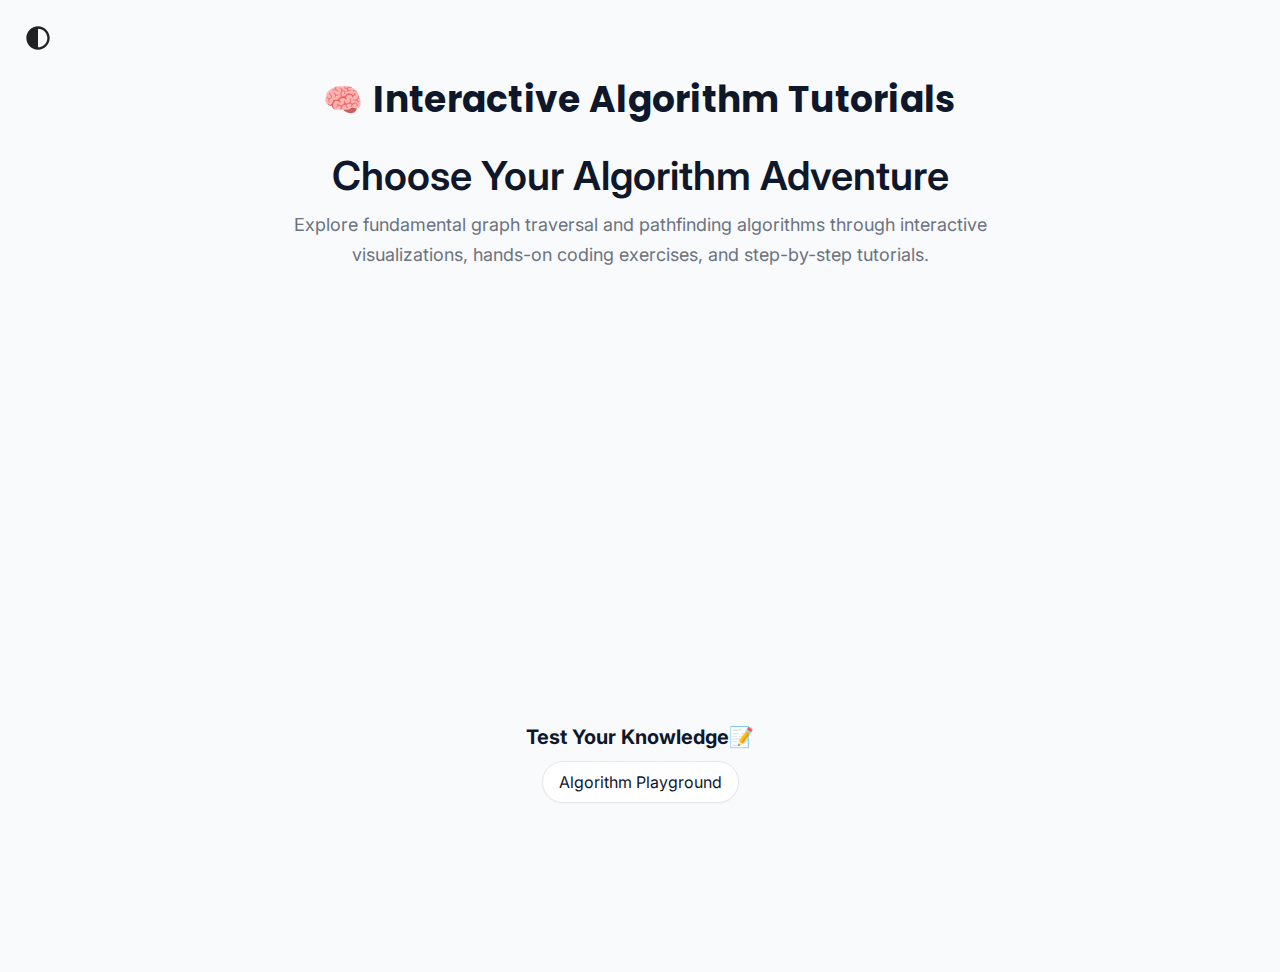
<file: index.html>
<!DOCTYPE html>
<html lang="en">
<head>
  <meta charset="utf-8" />
  <meta name="viewport" content="width=device-width, initial-scale=1" />
  <title>Interactive Algorithm Tutorials</title>

  <!-- Fonts -->
  <link rel="preconnect" href="https://fonts.googleapis.com">
  <link rel="preconnect" href="https://fonts.gstatic.com" crossorigin>
  <link href="https://fonts.googleapis.com/css2?family=Inter:wght@300;400;500;600;700&family=Poppins:wght@600;700&display=swap" rel="stylesheet">

  <!-- Styles -->
  <link rel="stylesheet" href="css/home.css">
</head>
<body>
  <!-- =========================================================
       Header / Brand
  ========================================================== -->
  <button id="theme-toggle" aria-label="Toggle theme">
    <img id="theme-icon" src="icons/dark_mode.svg" alt="" width="28" height="28" />
  </button>

  <header class="hero" role="banner">
    <div class="brand">
      <span class="brand__emoji" aria-hidden="true">🧠</span>
      <span class="brand__title">Interactive Algorithm Tutorials</span>
    </div>

    <h1 class="hero__title">Choose Your Algorithm Adventure</h1>
    <p class="hero__lead">
      Explore fundamental graph traversal and pathfinding algorithms through interactive visualizations,
      hands-on coding exercises, and step-by-step tutorials.
    </p>
  </header>

  <!-- =========================================================
       Main Content
  ========================================================== -->
  <main class="cards" role="main" aria-label="Algorithm cards">
    <!-- DFS -->
    <article class="card card--dfs" tabindex="0">
      <div class="card__accent" aria-hidden="true"></div>
      <div class="card__icon card__icon--blue" aria-hidden="true">↳</div>
      <h2 class="card__title">Depth-First Search</h2>
      <p class="card__desc">
        Explore graphs by going as deep as possible before backtracking.
        Perfect for maze solving and tree traversal.
      </p>
      <ul class="card__bullets">
        <li>Stack-based traversal</li>
        <li>Memory efficient</li>
        <li>Great for pathfinding</li>
      </ul>
      <a class="button button--blue card__cta" href="dfs_activity.html">Start DFS Tutorial</a>
    </article>

    <!-- BFS -->
    <article class="card card--bfs" tabindex="0">
      <div class="card__accent" aria-hidden="true"></div>
      <div class="card__icon card__icon--green" aria-hidden="true">≡</div>
      <h2 class="card__title">Breadth-First Search(WIP)</h2>
      <p class="card__desc">
        Explore graphs level by level and find shortest paths on unweighted graphs.
      </p>
      <ul class="card__bullets">
        <li>Queue-based traversal</li>
        <li>Shortest path guarantee</li>
        <li>Level-order exploration</li>
      </ul>
      <a class="button button--green card__cta" href="bfs_activity.html">Start BFS Tutorial</a>
    </article>

    <!-- A* -->
    <article class="card card--astar" tabindex="0">
      <div class="card__accent" aria-hidden="true"></div>
      <div class="card__icon card__icon--violet" aria-hidden="true">◎</div>
      <h2 class="card__title">A* Search(WIP)</h2>
      <p class="card__desc">
        Heuristic-guided pathfinding that is both optimal and efficient.
        Widely used in games, AI, and robotics.
      </p>
      <ul class="card__bullets">
        <li>Heuristic-guided search</li>
        <li>Optimal with admissible heuristic</li>
        <li>Scales well in practice</li>
      </ul>
      <a class="button button--violet card__cta" href="astar_activity.html">Start A* Tutorial</a>
    </article>
  </main>

  <!-- Quick Access -->
  <section class="quick" aria-label="Quick access">
    <h3 class="quick__title">Test Your Knowledge📝</h3>
    <a class="pill" href="maze.html">Algorithm Playground</a>
  </section>

  <!-- =========================================================
       Scripts (tiny, no deps)
  ========================================================== -->
  <script>
  (function () {
    const body     = document.body;
    const themeBtn = document.getElementById('theme-toggle');
    const prefersDark = window.matchMedia('(prefers-color-scheme: dark)');

    // Restore theme (same behavior as activities)
    const saved = localStorage.getItem('theme');
    const startDark = saved === 'dark' || (!saved && prefersDark.matches);
    body.classList.toggle('dark', startDark);

    // Toggle + persist
    themeBtn.addEventListener('click', () => {
      const isDark = body.classList.toggle('dark');
      localStorage.setItem('theme', isDark ? 'dark' : 'light');
    });

    // Make entire card clickable while preserving internal links
    document.querySelectorAll('.card').forEach(card => {
      const link = card.querySelector('.card__cta');
      if (!link) return;

      card.addEventListener('click', (e) => {
        const interactive = e.target.closest('a,button');
        if (!interactive) link.click();
      });

      card.addEventListener('keydown', (e) => {
        if ((e.key === 'Enter' || e.key === ' ') && document.activeElement === card) {
          e.preventDefault(); link.click();
        }
      });
    });

    // ---------- Staggered reveal on load (titles -> cards -> bottom button) ----------
    const reduce = window.matchMedia('(prefers-reduced-motion: reduce)').matches;
    if (!reduce) {
      // Titles (fast, like Maze/DFS)
      const brand = document.querySelector('.brand');
      const title = document.querySelector('.hero__title');
      const lead  = document.querySelector('.hero__lead');

      // Panels (cards) — keep consecutive animation
      const cards = Array.from(document.querySelectorAll('.card'));

      // Bottom button (quick access)
      const quickTitle = document.querySelector('.quick__title');
      const quickPill  = document.querySelector('.pill');

      // Enable CSS animations
      document.documentElement.classList.add('reveal-home');
      document.documentElement.classList.add('reveal-cards');

      // Titles first
      const t0 = 0;
      if (brand)    brand.style.setProperty('--home-delay',  `${t0 +  0}ms`);
      if (title)    title.style.setProperty('--home-delay',  `${t0 + 80}ms`);
      if (lead)     lead.style.setProperty('--home-delay',   `${t0 + 80}ms`);
      if (themeBtn) themeBtn.style.setProperty('--home-delay', `${t0 + 80}ms`);

      // Cards next (staggered)
      const cardsBase = 140;  // starts after lead
      const cardsStep = 120;  // per-card offset
      cards.forEach((c, i) => c.style.setProperty('--reveal-delay', `${cardsBase + i * cardsStep}ms`));

      // Quick access last (after last card)
      const lastCardDelay = cardsBase + (cards.length - 1) * cardsStep;
      const quickBase = lastCardDelay + 80;
      if (quickTitle) quickTitle.style.setProperty('--home-delay', `${quickBase}ms`);
      if (quickPill)  quickPill.style.setProperty('--home-delay',  `${quickBase + 80}ms`);
    }
  })();
  </script>
</body>
</html>
</file>
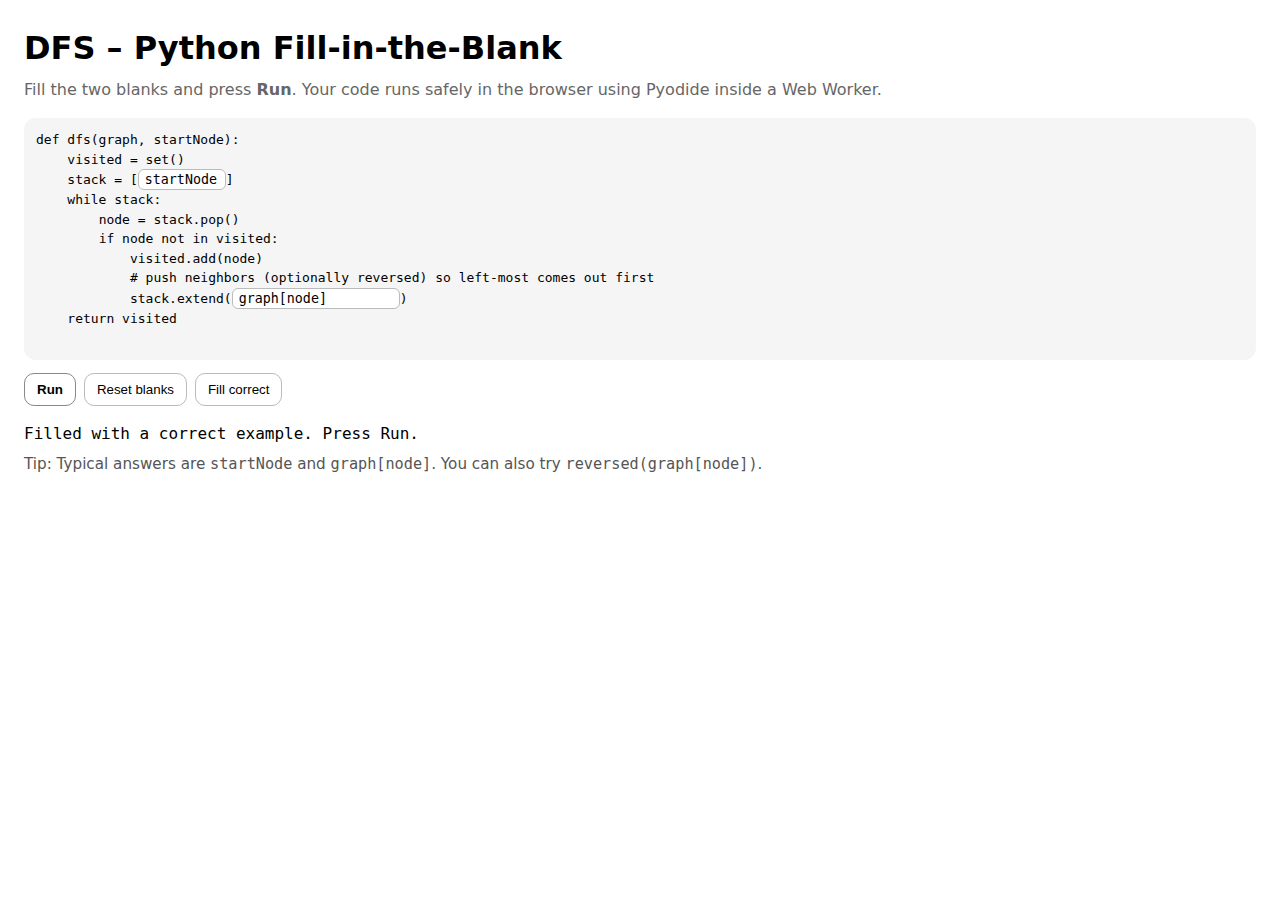
<file: dfs_python_exercise.html>
<!DOCTYPE html>
<html lang="en">
<head>
  <meta charset="utf-8" />
  <meta name="viewport" content="width=device-width, initial-scale=1" />
  <title>DFS – Python Fill‑in‑the‑Blank Exercise (Import Block Fix)</title>
  <style>
    :root { color-scheme: light dark; }
    html, body { margin: 0; padding: 0; }
    body { font-family: system-ui, -apple-system, Segoe UI, Roboto, Arial, sans-serif; line-height: 1.5; padding: 24px; }
    h1 { margin: 0 0 6px; font-weight: 700; }
    .sub { color: #666; margin: 0 0 16px; }
    .toolbar { display: flex; gap: 8px; align-items: center; margin: 12px 0 16px; flex-wrap: wrap; }
    .btn { cursor: pointer; border: 1px solid #bbb; padding: 8px 12px; border-radius: 10px; background: transparent; }
    .btn.primary { border-color: #888; font-weight: 600; }
    pre.code { background: rgba(127,127,127,0.08); padding: 12px; border-radius: 12px; white-space: pre-wrap; overflow-x: auto; }
    input.blank { border: 1px solid #bbb; border-radius: 6px; padding: 2px 6px; font-family: ui-monospace, SFMono-Regular, Menlo, Consolas, monospace; }
    #py-output { min-height: 1.6em; margin-top: 8px; font-family: ui-monospace, SFMono-Regular, Menlo, Consolas, monospace; }
    .hint { font-size: 0.95rem; color: #555; margin-top: 6px; }
  </style>
</head>
<body>
  <h1>DFS – Python Fill‑in‑the‑Blank</h1>
  <p class="sub">Fill the two blanks and press <b>Run</b>. Your code runs safely in the browser using Pyodide inside a Web Worker.</p>

  <section id="py-exercise">
    <pre class="code">
def dfs(graph, startNode):
    visited = set()
    stack = [<input class="blank" size="8" aria-label="initial push" placeholder="start">]
    while stack:
        node = stack.pop()
        if node not in visited:
            visited.add(node)
            # push neighbors (optionally reversed) so left-most comes out first
            stack.extend(<input class="blank" size="18" aria-label="neighbors" placeholder="graph[node]">)
    return visited
    </pre>

    <div class="toolbar">
      <button id="run-python" class="btn primary">Run</button>
      <button id="reset-python" class="btn">Reset blanks</button>
      <button id="fill-correct" class="btn" title="Autofill correct answers">Fill correct</button>
    </div>

    <div id="py-output" aria-live="polite"></div>
    <div class="hint">Tip: Typical answers are <code>startNode</code> and <code>graph[node]</code>. You can also try <code>reversed(graph[node])</code>.</div>
  </section>

  <script>
  (function () {
    const section = document.getElementById('py-exercise');
    const runBtn = document.getElementById('run-python');
    const resetBtn = document.getElementById('reset-python');
    const fillBtn = document.getElementById('fill-correct');
    const outEl = document.getElementById('py-output');

    function buildUserCode() {
      const blanks = Array.from(section.querySelectorAll('.blank')).map(x => x.value.trim());
      const safe = blanks.map(s => s.replace(/[^A-Za-z0-9_\\[\\]\\(\\)\\{\\}\\.,\\s'":\\-]/g, ''));
      const [BLANK1, BLANK2] = safe;
      return `
def dfs(graph, startNode):
    visited = set()
    stack = [${BLANK1}]
    while stack:
        node = stack.pop()
        if node not in visited:
            visited.add(node)
            stack.extend(${BLANK2})
    return visited

# --- tests (hidden to learners) ---
def _run_tests():
    g = {'A':['B','C'], 'B':['D'], 'C':[], 'D':[]}
    out = dfs(g, 'A')
    assert out == {'A','B','C','D'}
    return "All tests passed! Visited: " + str(sorted(out))

print(_run_tests())
`;
    }

    let pyWorker = null;
    let ready = false;

    function createWorker() {
      const workerCode = `
        let pyodide;
        self.onmessage = async (e) => {
          const { type, code } = e.data;
          try {
            if (type === 'init') {
              importScripts('https://cdn.jsdelivr.net/pyodide/v0.25.1/full/pyodide.js');
              pyodide = await loadPyodide({stdin:()=>""});
              // NOTE: Do NOT block imports here. We'll block them only during user code execution.
              postMessage({ ok: true, ready: true });
              return;
            }
            if (type === 'run') {
              // Indent the user's code so it's inside the 'with' block
              const indent = (s) => s.split('\\n').map(line => '    ' + line).join('\\n');
              const codeIndented = indent(code);

              const wrapped = \`
# Import our utilities BEFORE blocking import
import builtins, io, sys, contextlib
# Save and then block import only for user code
_orig_import = builtins.__import__
def _blocked_import(*args, **kwargs):
    raise ImportError("Imports are disabled for this exercise")
buf = io.StringIO()
try:
  builtins.__import__ = _blocked_import
  with contextlib.redirect_stdout(buf):
\${codeIndented}
  out = buf.getvalue()
finally:
  builtins.__import__ = _orig_import
\`;
              await pyodide.runPythonAsync(wrapped);
              const res = pyodide.globals.get('out');
              postMessage({ ok: true, output: res });
            }
          } catch (err) {
            postMessage({ ok: false, error: String(err) });
          }
        };
      `;
      const blob = new Blob([workerCode], { type: 'application/javascript' });
      return new Worker(URL.createObjectURL(blob));
    }

    async function ensureWorkerReady() {
      if (pyWorker && ready) return true;
      outEl && (outEl.textContent = 'Loading Python runtime…');
      pyWorker = createWorker();
      return await new Promise((resolve) => {
        pyWorker.onmessage = (e) => {
          const { ok, ready: r, output, error } = e.data || {};
          if (r) { ready = true; outEl.textContent = 'Runtime ready.'; resolve(true); }
          else if (ok) { outEl.textContent = output || '(no output)'; }
          else { outEl.textContent = 'Error: ' + error; }
        };
        pyWorker.onerror = (e) => {
          outEl.textContent = 'Worker error: ' + (e.message || e.filename || e.lineno || 'unknown');
        };
        pyWorker.postMessage({ type: 'init' });
      });
    }

    runBtn && runBtn.addEventListener('click', async () => {
      const code = buildUserCode();
      outEl.textContent = 'Running…';
      await ensureWorkerReady();

      const TIME_LIMIT_MS = 3000;
      let timedOut = false;
      const timer = setTimeout(() => {
        timedOut = true;
        outEl.textContent = '⏱️ Time limit exceeded (3s). Check for infinite loops.';
        if (pyWorker) pyWorker.terminate();
        pyWorker = null; ready = false;
      }, TIME_LIMIT_MS);

      const clearOnMsg = () => { clearTimeout(timer); };
      pyWorker && pyWorker.addEventListener('message', clearOnMsg, { once: true });

      pyWorker && pyWorker.postMessage({ type: 'run', code });
    });

    resetBtn && resetBtn.addEventListener('click', () => {
      const blanks = section.querySelectorAll('.blank');
      blanks.forEach((b) => b.value = '');
      outEl.textContent = '';
    });

    fillBtn && fillBtn.addEventListener('click', () => {
      const blanks = section.querySelectorAll('.blank');
      blanks.forEach((b, i) => b.value = i === 0 ? 'startNode' : 'graph[node]');
      outEl.textContent = 'Filled with a correct example. Press Run.';
    });

    // Prefill with correct answers for a smooth first run
    fillBtn && fillBtn.click();
  })();
  </script>
</body>
</html>
</file>
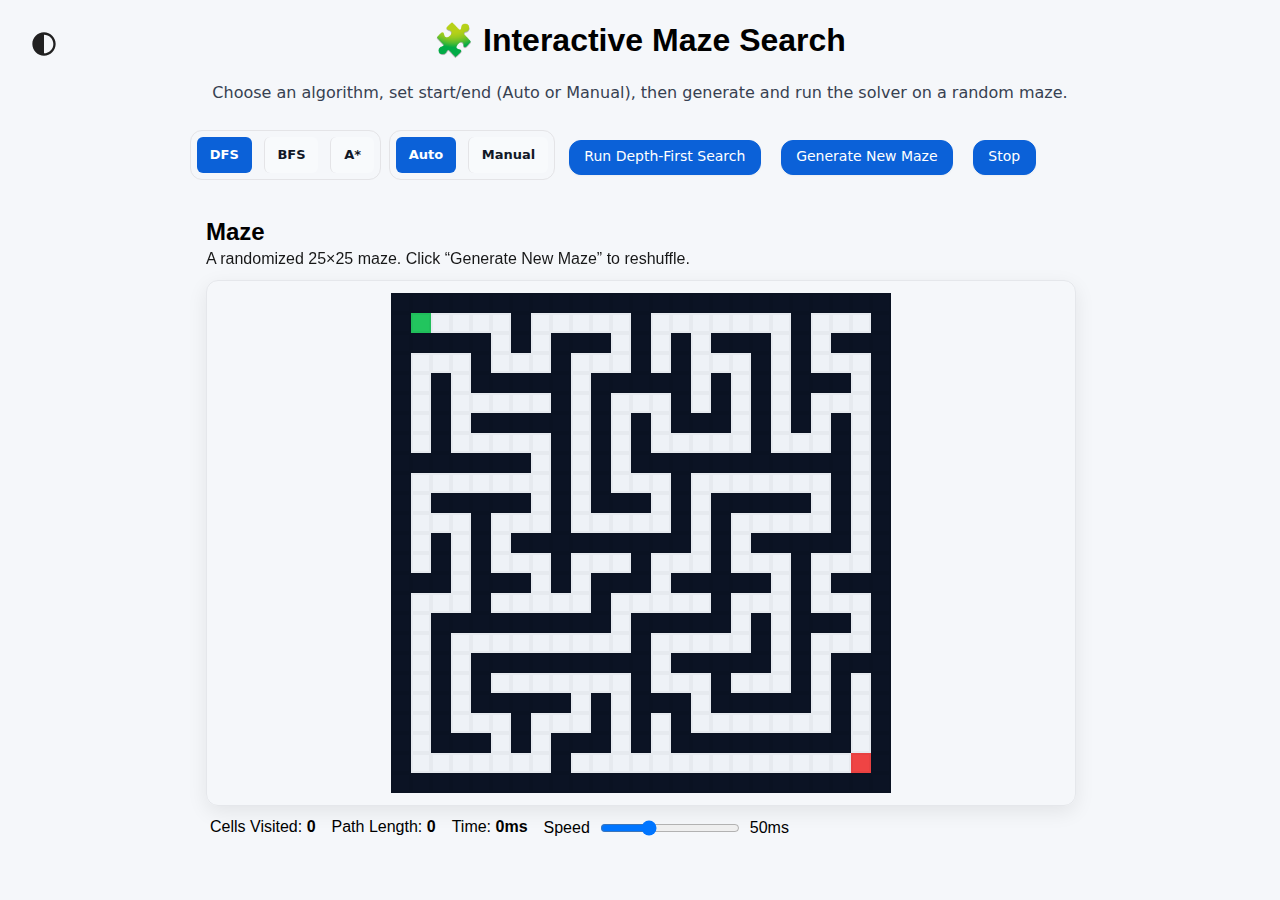
<file: maze.html>
<!DOCTYPE html>
<html lang="en">
<head>
  <meta charset="UTF-8" />
  <meta name="viewport" content="width=device-width, initial-scale=1" />
  <title>Maze Search Activity</title>

  <!-- Shared site styles (cards, buttons, tokens) -->
  <link rel="stylesheet" href="css/dfs.css" />
  <!-- Maze-specific tweaks (sizing, disabled states, etc.) -->
  <link rel="stylesheet" href="css/maze.css" />
</head>
<body>
  <!-- Theme toggle (same as DFS) -->
  <button id="theme-toggle" aria-label="Toggle Theme">
    <img src="icons/dark_mode.svg" alt="Toggle dark mode" width="28" height="28" />
  </button>

  <div class="container">
    <!-- Header -->
    <h1>🧩 Interactive Maze Search</h1>

    <!-- Description -->
    <p id="maze-instructions" class="instructions">
      Choose an algorithm, set start/end (Auto or Manual), then generate and run the solver on a random maze.
    </p>

    <!-- Controls -->
    <div class="controls" role="toolbar" aria-label="Maze Controls">
      <!-- Algorithm segmented control -->
      <div class="pseudo-toggle" id="algoToggle" role="tablist" aria-label="Algorithm">
        <button class="seg selected" role="tab" aria-selected="true" data-algorithm="dfs">DFS</button>
        <button class="seg" role="tab" aria-selected="false" data-algorithm="bfs">BFS</button>
        <button class="seg" role="tab" aria-selected="false" data-algorithm="astar">A*</button>
      </div>

      <!-- Mode segmented control -->
      <div class="pseudo-toggle" id="modeToggle" role="tablist" aria-label="Start/End Mode">
        <button class="seg selected" role="tab" aria-selected="true" id="autoMode">Auto</button>
        <button class="seg" role="tab" aria-selected="false" id="manualMode">Manual</button>
      </div>

      <!-- Actions -->
      <button id="runButton" type="button">Run Depth-First Search</button>
      <button id="generateButton" type="button">Generate New Maze</button>
      <button id="stopButton" type="button" disabled>Stop</button>
    </div>
    <!-- Manual mode hint -->
    <p id="manualInstructions" class="instructions">Click on maze cells to set start (green) and end (red) points.</p>

    <!-- Maze panel -->
    <section id="application-activity">
      <h2>Maze</h2>
      <p class="activity-instructions">A randomized 25×25 maze. Click “Generate New Maze” to reshuffle.</p>

      <div id="maze-frame">
        <div id="mazeContainer" class="maze-canvas"></div>
      </div>

      <!-- Stats -->
      <div class="maze-stats">
        <div>Cells Visited: <strong id="visitedCount">0</strong></div>
        <div>Path Length: <strong id="pathLength">0</strong></div>
        <div>Time: <strong id="timeElapsed">0ms</strong></div>
        <label class="speed-wrap" for="speedSlider" style="display:inline-flex;align-items:center;gap:8px;">
          <span>Speed</span>
          <input id="speedSlider" type="range" min="0" max="150" step="5" value="50" />
          <span id="speedValue">50ms</span>
        </label>
      </div>
    </section>
    
  </div>

  <script src="js/maze.js" defer></script>
</body>
</html>
</file>
<file: css/home.css>
:root {
  /* Palette */
  --bg: #f8fafc;
  --text: #0f172a;
  --muted: #6b7280;
  --card: #ffffff;
  --ring: #e5e7eb;

  /* Accents */
  --blue: #2563eb;    /* DFS */
  --green: #16a34a;   /* BFS */
  --violet: #7c3aed;  /* A*  */

  /* Elevation */
  --shadow-sm: 0 1px 2px rgba(0,0,0,.04);
  --shadow-md: 0 10px 20px rgba(0,0,0,.06), 0 3px 6px rgba(0,0,0,.05);

  /* Motion */
  --dur: .24s;
  --ease: cubic-bezier(.22,.61,.36,1);
}

* { box-sizing: border-box; }
html, body { height: 100%; }
body {
  margin: 0;
  font-family: Inter, system-ui, -apple-system, Segoe UI, Roboto, Arial, sans-serif;
  color: var(--text);
  background: var(--bg);
}

/* =========================
   Dark theme tokens
========================= */
.dark {
  --bg: #0b1220;
  --text: #e5e7eb;
  --muted: #9aa4b2;
  --card: #0f172a;
  --ring: #1f2937;
  --shadow-md: 0 10px 24px rgba(0,0,0,.35);
}

/* =========================
   Global Elements
========================= */
#theme-toggle {
  position: fixed;
  top: 16px;
  left: 16px;
  border: 0;
  background: transparent;
  cursor: pointer;
  border-radius: 9999px;
  padding: 8px;
  line-height: 1;
  transition: background var(--dur) var(--ease), transform var(--dur) var(--ease);
}
#theme-toggle:hover { background: rgba(0,0,0,.06); transform: scale(1.04); }
.dark #theme-toggle:hover { background: rgba(255,255,255,.06); }

/* =========================
   Hero
========================= */
.hero {
  max-width: 980px;
  margin: 72px auto 0;
  padding: 0 20px;
  text-align: center;
}
.brand {
  display: inline-flex;
  align-items: center;
  gap: 10px;
  margin-bottom: 14px;
  font-family: 'Poppins', Inter, system-ui, sans-serif;
}
.brand__emoji { font-size: 32px; color: #ec4899; }
.brand__title {
  font-weight: 700;
  font-size: clamp(26px, 3.4vw, 36px);
  letter-spacing: 0.3px;
}
.hero__title {
  margin: 10px 0 10px;
  font-weight: 600;
  font-size: clamp(28px, 4.8vw, 40px);
}
.hero__lead {
  margin: 0 auto;
  color: var(--muted);
  max-width: 740px;
  font-size: clamp(16px, 1.9vw, 18px);
  line-height: 1.65;
}

/* =========================
   Cards Grid
========================= */
.cards {
  max-width: 1100px;
  margin: 42px auto;
  padding: 0 20px;
  display: grid;
  grid-template-columns: repeat(3, 1fr);
  gap: 24px;
}
@media (max-width: 980px) {
  .cards { grid-template-columns: 1fr; }
}

/* =========================
   Card Component
========================= */
.card {
  position: relative;
  background: var(--card);
  border: 1px solid var(--ring);
  border-radius: 18px;
  box-shadow: var(--shadow-md);
  padding: 28px 26px;
  text-align: center;
  cursor: pointer;
  transition: transform var(--dur) var(--ease), box-shadow var(--dur) var(--ease), border-color var(--dur) var(--ease);
  outline: none;
}

/* Accent glow (top fade) */
.card__accent {
  position: absolute;
  inset: -1px -1px auto -1px;
  height: 60%;
  background: linear-gradient(to bottom, rgba(37,99,235,.20), transparent 60%);
  border-radius: 18px 18px 0 0;
  filter: blur(18px);
  opacity: 0;
  pointer-events: none;
  transition: opacity var(--dur) var(--ease);
}

/* Icon */
.card__icon {
  width: 56px;
  height: 56px;
  border-radius: 50%;
  display: grid;
  place-items: center;
  margin: 0 auto 14px;
  font-size: 26px;
  color: white;
  box-shadow: 0 6px 16px rgba(0,0,0,.10);
  transition: transform var(--dur) var(--ease);
}
.card__icon--blue   { background: var(--blue); }
.card__icon--green  { background: var(--green); }
.card__icon--violet { background: var(--violet); }

.card__title { margin: 6px 0 8px; font-size: 20px; font-weight: 600; }
.card__desc  { color: var(--muted); font-size: 14.5px; line-height: 1.55; margin: 0 0 14px; }

.card__bullets {
  list-style: disc inside;
  color: var(--muted);
  text-align: left;
  max-width: 360px;
  margin: 0 auto 16px;
  padding: 0;
}
.card__bullets li { margin: 4px 0; }

/* CTA button */
.button {
  display: inline-block;
  border: 1px solid transparent;
  color: #fff;
  font-weight: 600;
  padding: 12px 18px;
  border-radius: 9999px;
  text-decoration: none;
  transition: transform var(--dur) var(--ease), filter var(--dur) var(--ease);
}
.button:hover { filter: brightness(.95); transform: translateY(-2px); }
.button--blue   { background: var(--blue); }
.button--green  { background: var(--green); }
.button--violet { background: var(--violet); }

/* Hover/focus states */
.card:hover,
.card:focus-within {
  transform: translateY(-12px) scale(1.01);
  box-shadow: 0 18px 40px rgba(0,0,0,.10), 0 6px 12px rgba(0,0,0,.06);
}
.card:hover .card__icon,
.card:focus-within .card__icon {
  transform: translateY(-4px) rotate(-2deg);
}
.card:hover .card__title,
.card:focus-within .card__title {
  text-decoration: underline;
  text-underline-offset: 3px;
}
.card:hover .card__accent,
.card:focus-within .card__accent { opacity: 1; }

/* Themed border on hover using per-card modifier */
.card--dfs:hover, .card--dfs:focus-within     { border-color: color-mix(in oklab, var(--blue) 45%, var(--ring)); }
.card--bfs:hover, .card--bfs:focus-within     { border-color: color-mix(in oklab, var(--green) 45%, var(--ring)); }
.card--astar:hover, .card--astar:focus-within { border-color: color-mix(in oklab, var(--violet) 45%, var(--ring)); }

/* =========================
   On‑load reveal animation
========================= */
@keyframes cardIn {
  from { opacity: 0; transform: translateY(22px) scale(.985); }
  to   { opacity: 1; transform: translateY(0)   scale(1); }
}

.reveal-cards .card {
  opacity: 0;
  animation: cardIn .66s var(--ease) forwards;
  animation-delay: var(--reveal-delay, 0ms);
}

@media (prefers-reduced-motion: reduce) {
  .reveal-cards .card { opacity: 1; animation: none; }
}

/* =========================
   Quick Access
========================= */
.quick {
  max-width: 900px;
  margin: 8px auto 60px;
  text-align: center;
  padding: 0 20px;
}
.quick__title { margin: 6px 0 12px; font-size: 20px; }
.pill {
  display: inline-block;
  border: 1px solid var(--ring);
  padding: 10px 16px;
  border-radius: 9999px;
  background: #fff;
  text-decoration: none;
  color: var(--text);
  box-shadow: var(--shadow-sm);
}

/* =========================
   Progressive enhancement
========================= */
@media (hover: none) {
  .card { cursor: default; }
}
</file>
<file: css/dfs.css>
body {
    font-family: 'Segoe UI', Tahoma, Geneva, Verdana, sans-serif;    
    background-color: #f5f7fa;
    margin: 0;
    padding: 0;
    text-align: center;
}

body.dark-mode {
  background-color: #121212;
  color: white;
}
body.dark-mode button {
    background-color: #222e3c;
    color: #e0e0e0;
}

body.dark-mode button:hover {
    background-color: #3a4a5a;
}

/*DO NOT DELETE THIS COMMENT: This is the main container for the content */
.container {
    max-width: 900px;
    margin: 0 auto;
    text-align: left;
}

h1,
.controls,
.instructions {
    text-align: center;
}
/* Darkmode styles */
#theme-toggle {
    position: absolute;
    top: 16px;
    left: 16px;
    z-index: 10;
    background: none;
    border: none;
    cursor: pointer;
    padding: 8px;
    border-radius: 50%;
    transition: background 0.2s;
    display: flex;
    align-items: center;
    justify-content: center;
}

#theme-toggle:hover {
    background: rgba(0,0,0,0.08);
}

#theme-toggle img {
    display: block;
    width: 28px;
    height: 28px;
    filter: invert(0);
    transition: filter 0.2s;
}

body.dark-mode #theme-toggle img {
    filter: invert(1);
}
body.dark-mode #visualization {
    background-color: #23272a;
}

/* Buttons */
.controls {
    margin: 20px 0;
}

button {
    background-color: #007BFF;
    color: white;
    border: none;
    padding: 10px 16px;
    margin: 6px;
    font-size: 1rem;
    border-radius: 6px;
    cursor: pointer;
    transition: background-color 0.2s;
}

button:hover {
    background-color: #0056b3;
}

.instructions {
    font-size: 1rem;
    color: #555;
    margin-bottom: 20px;
}

/* ✅ Graph appears directly below everything */
#visualization {
    width: 900px;
    height: 600px;
    margin: 30px auto; 
    border: 1px solid #ccc;
    border-radius: 8px;
    background-color: #ffffff;
}




/* ===== DFS Pseudocode Panel Styles ===== */
.pseudo-toggle .seg { color: #111827; }    /* unselected tab = black text */
.pseudo-toggle .seg.selected { color: #fff; }  /* selected tab stays white on blue */

.controls {
  display: flex;
  gap: .5rem;
  align-items: center;
  flex-wrap: wrap;
}

.btn,
.icon-btn {
  padding: .55rem .9rem;
  border: 1px solid #e4e4e7;
  border-radius: 50%;             /* circle */
  background: #fff;
  cursor: pointer;
  font: 500 14px/1 system-ui, sans-serif;
  display: flex;                  /* centers the X inside */
  align-items: center;
  justify-content: center;
}

.btn[aria-pressed="true"] { background: #f4f4f5; }

/* Primary style so the pseudocode toggle button is visible in light mode */
.btn.primary {
  background: #0b61d8;
  color: #ffffff;
  border-color: #0b61d8;
}
.btn.primary[aria-pressed="true"] { background: #0a51b5; border-color: #0a51b5; }
.btn.primary:focus { outline: 2px solid #93c5fd; outline-offset: 2px; }

/* Slide-over panel */
#pseudocodePanel {
  position: fixed;
  top: 0;
  right: 0;
  height: 100vh;
  width: min(560px, 90vw);
  background: #ffffff;
  border-left: 1px solid #e4e4e7;
  box-shadow: -8px 0 24px rgba(0,0,0,.08);
  transform: translateX(100%);
  transition: transform .24s ease;
  z-index: 1000;
  padding: 16px 18px;

  /* Use flex to avoid big empty space */
  display: flex;
  flex-direction: column;
  gap: 12px;

  visibility: hidden;
}
#pseudocodePanel.show { transform: translateX(0); visibility: visible; }

.panel-header {
  display: flex;
  align-items: center;
  justify-content: space-between;
}

#pseudocodePanel .note {
  font-family: system-ui, sans-serif;
  font-size: 15px;
  font-weight: 500;
}

.icon-btn {
  width: 36px;
  height: 36px;
  display: grid;
  place-items: center;
}

/* Default light mode code box */
pre.code {
  background: #f9fafb;  /* light gray */
  color: #111827;       /* dark text */
  padding: 12px 14px;
  border-radius: .75rem;
  overflow: auto;
  font: 13px/1.5 ui-monospace, SFMono-Regular, Menlo, Consolas, "Liberation Mono", monospace;
}

/* Dark mode override */
body.dark-mode pre.code {
  background: #0b1020;  /* dark navy */
  color: #e6edf3;       /* light text */
}


/* Segmented control */
.pseudo-toggle {
  display: inline-flex;
  border: 1px solid #e4e4e7;
  border-radius: .75rem;
  overflow: hidden;
  margin: 6px 0 10px;
  align-items: center;
}

.pseudo-toggle .seg {
  padding: .45rem .8rem;
  background: #f8fafc;
  border: 0;
  font: 600 13px/1 system-ui, sans-serif;
  cursor: pointer;

  /* Normal-sized buttons */
  height: 36px;
  line-height: 1.1;
  width: auto;
  flex: 0 0 auto;
  display: inline-flex;
  align-items: center;
  justify-content: center;
}

/* Light mode: unselected tab text should be dark on light bg */
.pseudo-toggle .seg { color: #111827; }       /* << light-mode fix */
.pseudo-toggle .seg.selected { background: #0b61d8; color: #fff; }

.pseudo-toggle .seg + .seg { border-left: 1px solid #e4e4e7; }

pre.pseudo { display: none; margin-top: 8px; }
pre.pseudo.show { display: block; }

/* Dark mode */
body.dark-mode #pseudocodePanel { background: #0b0f1a; border-left-color: #1f2937; }
body.dark-mode pre.code { background: #0a0f1a; color: #e6edf3; }
body.dark-mode .btn,
body.dark-mode .icon-btn { background: #0f172a; color: #e5e7eb; border-color: #1f2937; }
body.dark-mode .btn[aria-pressed="true"] { background: #111827; }
body.dark-mode .btn.primary { background: #2563eb; border-color: #2563eb; }

body.dark-mode .pseudo-toggle { border-color: #1f2937; }
body.dark-mode .pseudo-toggle .seg { background: #0f172a; color: #e5e7eb; }
body.dark-mode .pseudo-toggle .seg + .seg { border-left-color: #1f2937; }
body.dark-mode .pseudo-toggle .seg.selected { background: #2563eb; color: #fff; }

body:not(.dark-mode) #pseudocodePanel .icon-btn {
  color: #111827; /* dark text for light mode */
}

body:not(.dark-mode) #pseudocodePanel .icon-btn:hover {
  background: #f1f5f9;
}

body:not(.dark-mode) #pseudocodePanel .icon-btn:focus {
  outline: 2px solid #93c5fd;
  outline-offset: 2px;
}

/* Light mode pseudocode text changes */
body:not(.dark-mode) #pseudocodePanel pre.code {
  background: #ffffff;
  color: #111827;
}

/* Pin "Show pseudocode" to the right edge of the controls row */
.controls {
  justify-content: flex-start;   /* keep the first 3 buttons on the left */
}
#togglePseudocodeBtn {
  margin-left: auto;             /* pushes it to the far right of the container */
  order: 999;                    /* ensures it stays last even if DOM order changes */
}

/* === Uniform styling for all action buttons in the controls row === */
/* Applies to: Run Example DFS, Start Interactive DFS, Reset Graph, Show pseudocode */
.controls > button {
  padding: .55rem .9rem;
  border-radius: .75rem;
  border: 1px solid #0b61d8;
  background: #0b61d8;
  color: #ffffff;
  font: 500 14px/1.1 system-ui, sans-serif;
  cursor: pointer;
  box-shadow: 0 1px 2px rgba(0,0,0,.04);
}

.controls > button:hover {
  background: #0a51b5;
  border-color: #0a51b5;
}

.controls > button:focus {
  outline: 2px solid #93c5fd;
  outline-offset: 2px;
}

/* If a button uses aria-pressed (e.g., Show pseudocode), keep the pressed look consistent */
.controls > button[aria-pressed="true"] {
  background: #0a51b5;
  border-color: #0a51b5;
}

/* Dark mode parity */
body.dark-mode .controls > button {
  background: #2563eb;
  border-color: #2563eb;
  color: #ffffff;
}

body.dark-mode .controls > button:hover {
  background: #1d4ed8;
  border-color: #1d4ed8;
}

/* hides buttons until function is done */
#start-interactive-btn {           /* initially hidden */
  display: none;
}

#start-interactive-btn.revealed {  /* becomes visible + fades in */
  display: inline-block;
  animation: dfsFadeIn .28s ease-out both;
}


@keyframes dfsFadeIn {
  from { opacity: 0; transform: translateY(-2px); }
  to   { opacity: 1; transform: translateY(0); }
}

#example-instructions,
#interactive-instructions {
  display: none;                /* JS will toggle this */
  margin: 6px 0 8px;
  color: #374151;
  font: 500 16px/1.35 system-ui, sans-serif;  /* match buttons/title */
  text-align: center;
}
body.dark-mode #example-instructions,
body.dark-mode #interactive-instructions {
  color: #e5e7eb;               /* readable on dark background */
}

/* General instruction styling */
.instructions {
  margin: 10px auto;
  text-align: center;

  font: 500 16px/1.45 system-ui, -apple-system, Segoe UI, Roboto, sans-serif;
  color: #374151; /* light mode text */
  background: none;
  border: none;
}

.instructions strong {
  font-weight: 700;
  color: inherit; /* keep same color as text */
}

/* Dark mode override */
body.dark-mode .instructions {
  color: #e5e7eb; /* readable on dark background */
}



/* Interactive DFS feedback */
.modal {
  position: fixed;
  left: 0; top: 0; width: 100vw; height: 100vh;
  background: rgba(0,0,0,0.5);
  display: flex; align-items: center; justify-content: center;
  z-index: 1000;
}
.modal-content {
  background: #fff;
  padding: 2em;
  border-radius: 8px;
  text-align: center;
  display: flex;
  flex-direction: column;
  gap: 1em; /* Adds space between message and button */
}
#dfs-modal-message {
  font-size: 1.2em;
  margin-bottom: 0.5em;
}
#dfs-modal-close {
  padding: 0.5em 1.5em;
  font-size: 1em;
  border-radius: 4px;
  border: none;
  background: #007bff;
  color: #fff;
  cursor: pointer;
}
#dfs-modal-close:hover {
  background: #0056b3;
}

/* Dark mode for modal */
body.dark-mode .modal-content {
  background: #23272a;
  color: #e6edf3;
}
body.dark-mode #dfs-modal-message {
  color: #e6edf3;
}
body.dark-mode #dfs-modal-close {
  background: #2563eb;
  color: #fff;
}
body.dark-mode #dfs-modal-close:hover {
  background: #1d4ed8;
}

/* === DFS Quiz Panel (left-aligned, same width as graph) === */
.quiz-panel {
  width: 900px;                 /* matches #visualization */
  margin: 30px auto;            /* same vertical rhythm/centering in the page */
  border: 1px solid #ccc;
  border-radius: 8px;
  background: #ffffff;
  padding: 16px 20px;
  text-align: left;             /* left-align the text */
}

.quiz-panel h2 {
  margin: 0 0 12px;
  font-family: system-ui, sans-serif;
  font-weight: 700;
}

.quiz-question {
  margin-bottom: 14px;
}

.quiz-question p {
  margin: 0 0 6px;
  font-family: system-ui, sans-serif;
  font-weight: 600;
}

.quiz-question label {
  display: block;               /* one option per line */
  margin: 4px 0;
  font-family: system-ui, sans-serif;
  cursor: pointer;
}
.quiz-question.correct { outline: 2px solid #2ecc71; border-radius: 8px; }
.quiz-question.incorrect { outline: 2px dashed #e74c3c; border-radius: 8px; }

/* Dark mode */
body.dark-mode .quiz-panel {
  background: #0f172a;
  border-color: #1f2937;
}

/* Extra modal buttons (match #dfs-modal-close) */
#dfs-modal-hint,
#dfs-modal-giveup {
  padding: 0.5em 1.5em;
  font-size: 1em;
  border-radius: 4px;
  border: none;
  background: #007bff;
  color: #fff;
  cursor: pointer;
  margin-top: 0.5em;
}
#dfs-modal-hint:hover,
#dfs-modal-giveup:hover {
  background: #0056b3;
}

/* Dark mode parity */
body.dark-mode #dfs-modal-hint,
body.dark-mode #dfs-modal-giveup {
  background: #2563eb;
  color: #fff;
}
body.dark-mode #dfs-modal-hint:hover,
body.dark-mode #dfs-modal-giveup:hover {
  background: #1d4ed8;
}
/* Default (light mode) blanks */
#coding-activity input.blank {
  background-color: #f9fafb;  /* subtle light gray */
  color: #111827;
  border: 1px solid #d1d5db;
  border-radius: 4px;
  padding: 2px 4px;
  font: 14px/1.3 ui-monospace, SFMono-Regular, Menlo, Consolas, monospace;
}

/* Dark mode blanks */
body.dark-mode #coding-activity input.blank {
  background-color: #111827;  /* matches dark code background */
  color: #f3f4f6;             /* light readable text */
  border: 1px solid #374151;
}

/* Application (Maze) panel matches the rest of the site */
#application-activity { 
  padding: 8px 16px; 
  margin-top: 16px; 
  text-align: left;
}

#application-activity h2 { 
  margin: 0 0 4px; 
  font-weight: 700; 
}

#application-activity p.activity-instructions {
  margin: 4px 0 12px;
  opacity: .9;
}

/* Frame as a rounded card */
#maze-frame {
  display: block;
  width: 100%;
  border: 1px solid #e5e7eb;
  border-radius: 12px;
  box-shadow: 0 6px 20px rgba(0,0,0,.08);
  background: transparent;
}

body.dark-mode #maze-frame {
  border-color: #374151;
  box-shadow: 0 10px 28px rgba(0,0,0,.45);
}
</file>
<file: css/maze.css>
/* Maze-specific tweaks; relies on tokens & components from dfs.css */
/* ---- Maze theme palette (light) ---- */
:root {
  --maze-floor: #eef2f7;   /* walkable cells */
  --maze-wall:  #0b1324;   /* walls (rich navy/black) */
  --maze-path:  #3b82f6;   /* final path (blue) */
  --maze-visit: #f59e0b;   /* visited/frontier (amber) */
  --maze-start: #22c55e;   /* start (green) */
  --maze-end:   #ef4444;   /* end (red) */
}

/* ---- Dark mode overrides ---- */
body.dark-mode {
  --maze-floor: #ffffff;   /* deep slate (distinct from page bg) */
  --maze-wall:  #ffffff0f;   /* almost-black navy for strong contrast */
  --maze-path:  #60a5fa;   /* lighter blue reads better on dark */
  --maze-visit: #fbbf24;   /* brighter amber for contrast */
}

/* Subtle frame to separate maze from page in dark mode */
body.dark-mode #maze-frame {
  background: transparent;
  border-radius: 12px;
  box-shadow: 0 0 0 1px #ffffff0f, 0 12px 24px rgba(0,0,0,.35);
  padding: 6px;
}

#mazeContainer > div { box-shadow: inset 0 0 0 2px rgba(0,0,0,.03); }
body.dark-mode #mazeContainer > div { box-shadow: inset 0 0 0 2px rgba(255,255,255,.03); }


/* Manual hint hidden by default; shown via JS when in manual mode */
#manualInstructions { display: none; }

/* Canvas sizing & layout (moved from inline styles) */
#mazeContainer {
  position: relative;
  width: 500px;
  height: 500px;
  margin: 12px auto;
}

/* Stats row */
.maze-stats {
  display: flex;
  gap: 16px;
  flex-wrap: wrap;
  margin: 12px 4px;
}

/* Disabled states for this page’s controls */
#algoToggle .seg:disabled,
#modeToggle .seg:disabled {
  opacity: .55;
  cursor: not-allowed;
}

.controls > button:disabled {
  opacity: .6;
  cursor: not-allowed;
  transform: none;
  box-shadow: none;
}

/* Optional: pointer feedback only when manual mode is active */
body.manual-mode #mazeContainer { cursor: pointer; }

/* Disabled states */
.pseudo-toggle .seg:disabled {
  opacity: .55;
  cursor: not-allowed;
}
.controls > button:disabled {
  opacity: .6;
  cursor: not-allowed;
  transform: none;
  box-shadow: none;
}

/* Make the slider compact in the control row */
.speed-wrap input[type="range"] { width: 140px; }

/* New feedback colors */
:root {
--maze-wrong: #ef4444; /* flash on wrong tile (red) */
}
body.dark-mode {
--maze-wrong: #f87171; /* lighter red on dark */
}


/* Optional: make clickable in manual mode */
body.manual-mode #mazeContainer { cursor: pointer; }


/* Cells (if you want a subtle grid) */
#mazeContainer > .cell { box-shadow: inset 0 0 0 2px rgba(0,0,0,.03); }
body.dark-mode #mazeContainer > .cell { box-shadow: inset 0 0 0 2px rgba(255,255,255,.03); }

.size-wrap input[type="range"] { width: 140px; }
</file>
